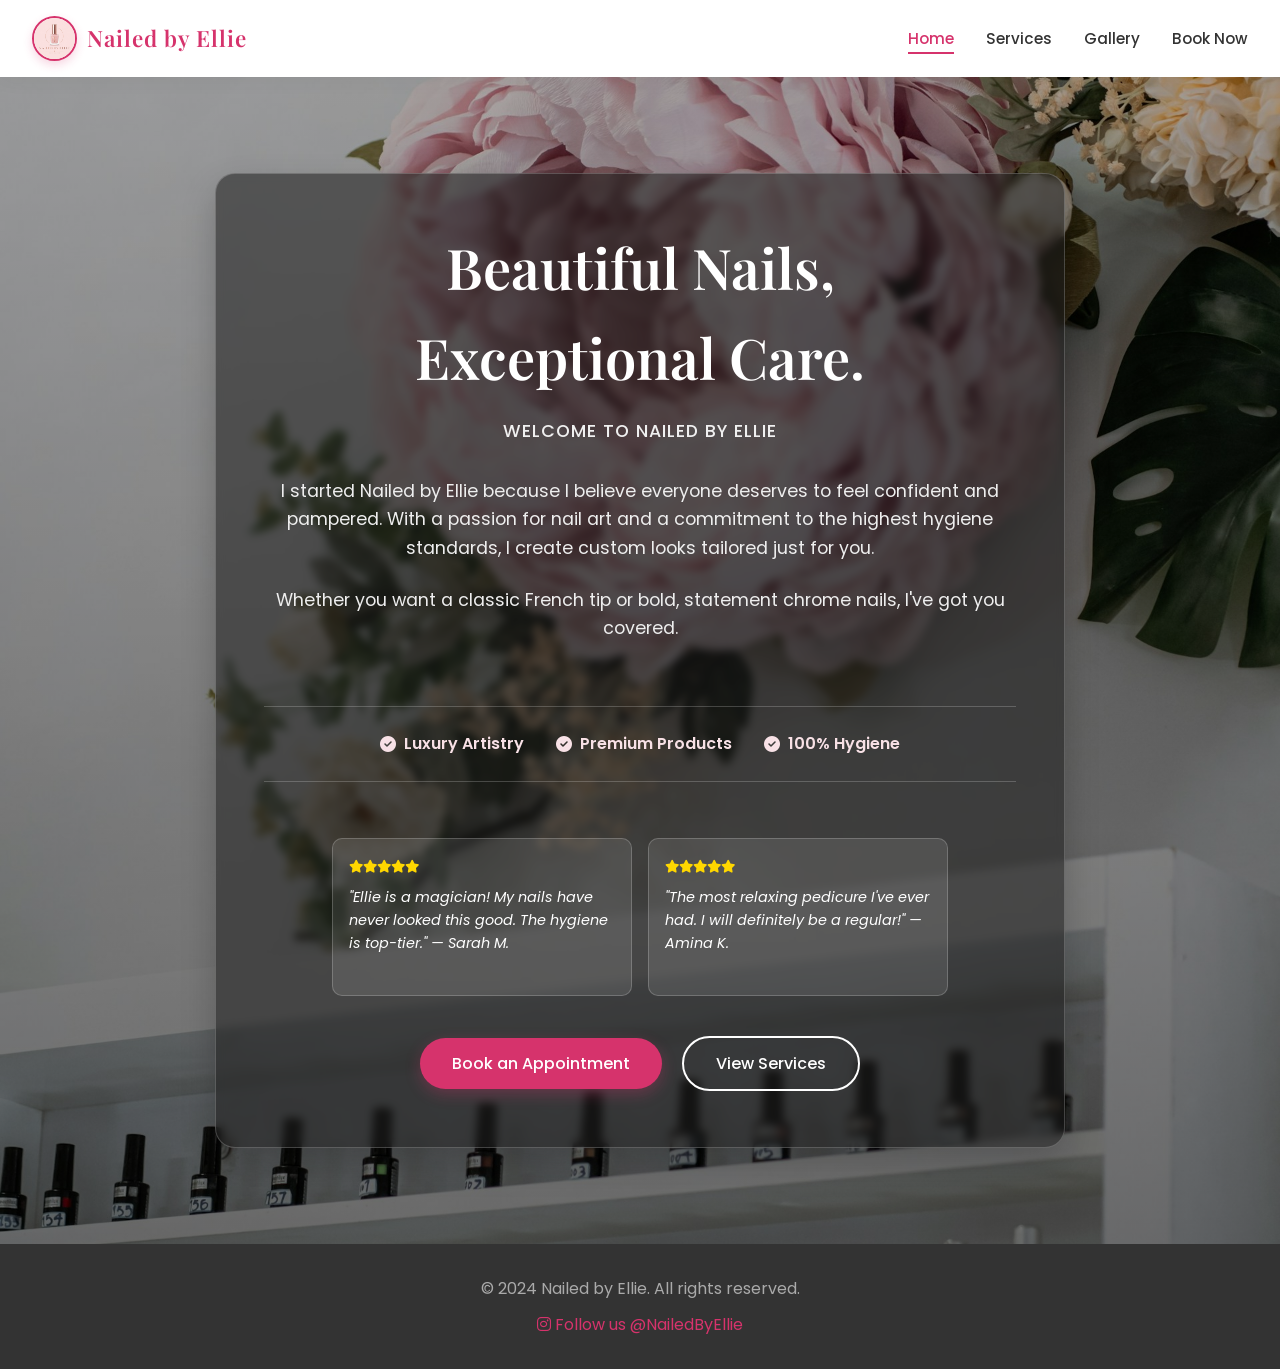
<file: naile'/index.html>
<!DOCTYPE html>
<html lang="en">
<head>
    <meta charset="UTF-8">
    <meta name="viewport" content="width=device-width, initial-scale=1.0">
    <title>Nailed by Ellie | Home</title>
    <link rel="stylesheet" href="https://cdnjs.cloudflare.com/ajax/libs/font-awesome/6.4.0/css/all.min.css">
    <link rel="stylesheet" href="style.css">
    <link rel="icon" type="image/png" href="logo.jpeg">
</head>
<body>
    <header>
        <div class="logo">
            <img src="logo.jpeg" alt="Nailed by Ellie Logo" class="real-logo" onerror="this.src='https://placehold.co/45x45/d6336c/white?text=E'">
            <h1>Nailed by Ellie</h1>
        </div>
        <button class="menu-toggle" id="menuToggle" aria-label="Toggle navigation" aria-expanded="false">
            <i class="fas fa-bars"></i>
        </button>
        <nav id="mainNav">
            <ul>
                <li><a href="index.html" class="active">Home</a></li>
                <li><a href="services.html">Services</a></li>
                <li><a href="gallery.html">Gallery</a></li>
                <li><a href="contact.html">Book Now</a></li>
            </ul>
        </nav>
    </header>

    <section class="page-bg bg-home">
        <div class="content-overlay hero-text-container">
            <h2>Beautiful Nails,<br>Exceptional Care.</h2>
            <p class="tagline">Welcome to Nailed by Ellie</p>
            
            <p>I started Nailed by Ellie because I believe everyone deserves to feel confident and pampered. With a passion for nail art and a commitment to the highest hygiene standards, I create custom looks tailored just for you.</p>
            <p>Whether you want a classic French tip or bold, statement chrome nails, I've got you covered.</p>
            
            <div class="brand-promise">
                <span><i class="fas fa-check-circle"></i> Luxury Artistry</span>
                <span><i class="fas fa-check-circle"></i> Premium Products</span>
                <span><i class="fas fa-check-circle"></i> 100% Hygiene</span>
            </div>

            <!-- TESTIMONIALS ADDED HERE -->
            <div style="margin-top: 1rem; margin-bottom: 2rem; display: flex; gap: 1rem; justify-content: center; flex-wrap: wrap;">
                <div style="background: rgba(255,255,255,0.1); padding: 1rem; border-radius: 10px; font-size: 0.9rem; max-width: 300px; text-align: left; border: 1px solid rgba(255,255,255,0.2);">
                    <i class="fas fa-star" style="color: #ffd700; font-size: 0.8rem;"></i><i class="fas fa-star" style="color: #ffd700; font-size: 0.8rem;"></i><i class="fas fa-star" style="color: #ffd700; font-size: 0.8rem;"></i><i class="fas fa-star" style="color: #ffd700; font-size: 0.8rem;"></i><i class="fas fa-star" style="color: #ffd700; font-size: 0.8rem;"></i>
                    <p style="color: white; margin-top: 0.5rem; font-style: italic; font-size: 0.9rem;">"Ellie is a magician! My nails have never looked this good. The hygiene is top-tier." — Sarah M.</p>
                </div>
                <div style="background: rgba(255,255,255,0.1); padding: 1rem; border-radius: 10px; font-size: 0.9rem; max-width: 300px; text-align: left; border: 1px solid rgba(255,255,255,0.2);">
                    <i class="fas fa-star" style="color: #ffd700; font-size: 0.8rem;"></i><i class="fas fa-star" style="color: #ffd700; font-size: 0.8rem;"></i><i class="fas fa-star" style="color: #ffd700; font-size: 0.8rem;"></i><i class="fas fa-star" style="color: #ffd700; font-size: 0.8rem;"></i><i class="fas fa-star" style="color: #ffd700; font-size: 0.8rem;"></i>
                    <p style="color: white; margin-top: 0.5rem; font-style: italic; font-size: 0.9rem;">"The most relaxing pedicure I've ever had. I will definitely be a regular!" — Amina K.</p>
                </div>
            </div>

            <div>
                <a href="contact.html" class="btn">Book an Appointment</a>
                <a href="services.html" class="btn-outline">View Services</a>
            </div>
        </div>
    </section>

    <footer>
        <p>&copy; 2024 Nailed by Ellie. All rights reserved.</p>
        <p style="margin-top: 10px;">
            <a href="https://instagram.com" target="_blank" style="color: #d6336c; text-decoration: none;">
                <i class="fab fa-instagram"></i> Follow us @NailedByEllie
            </a>
        </p>
    </footer>
    <script src="script.js"></script>
</body>
</html>
</file>
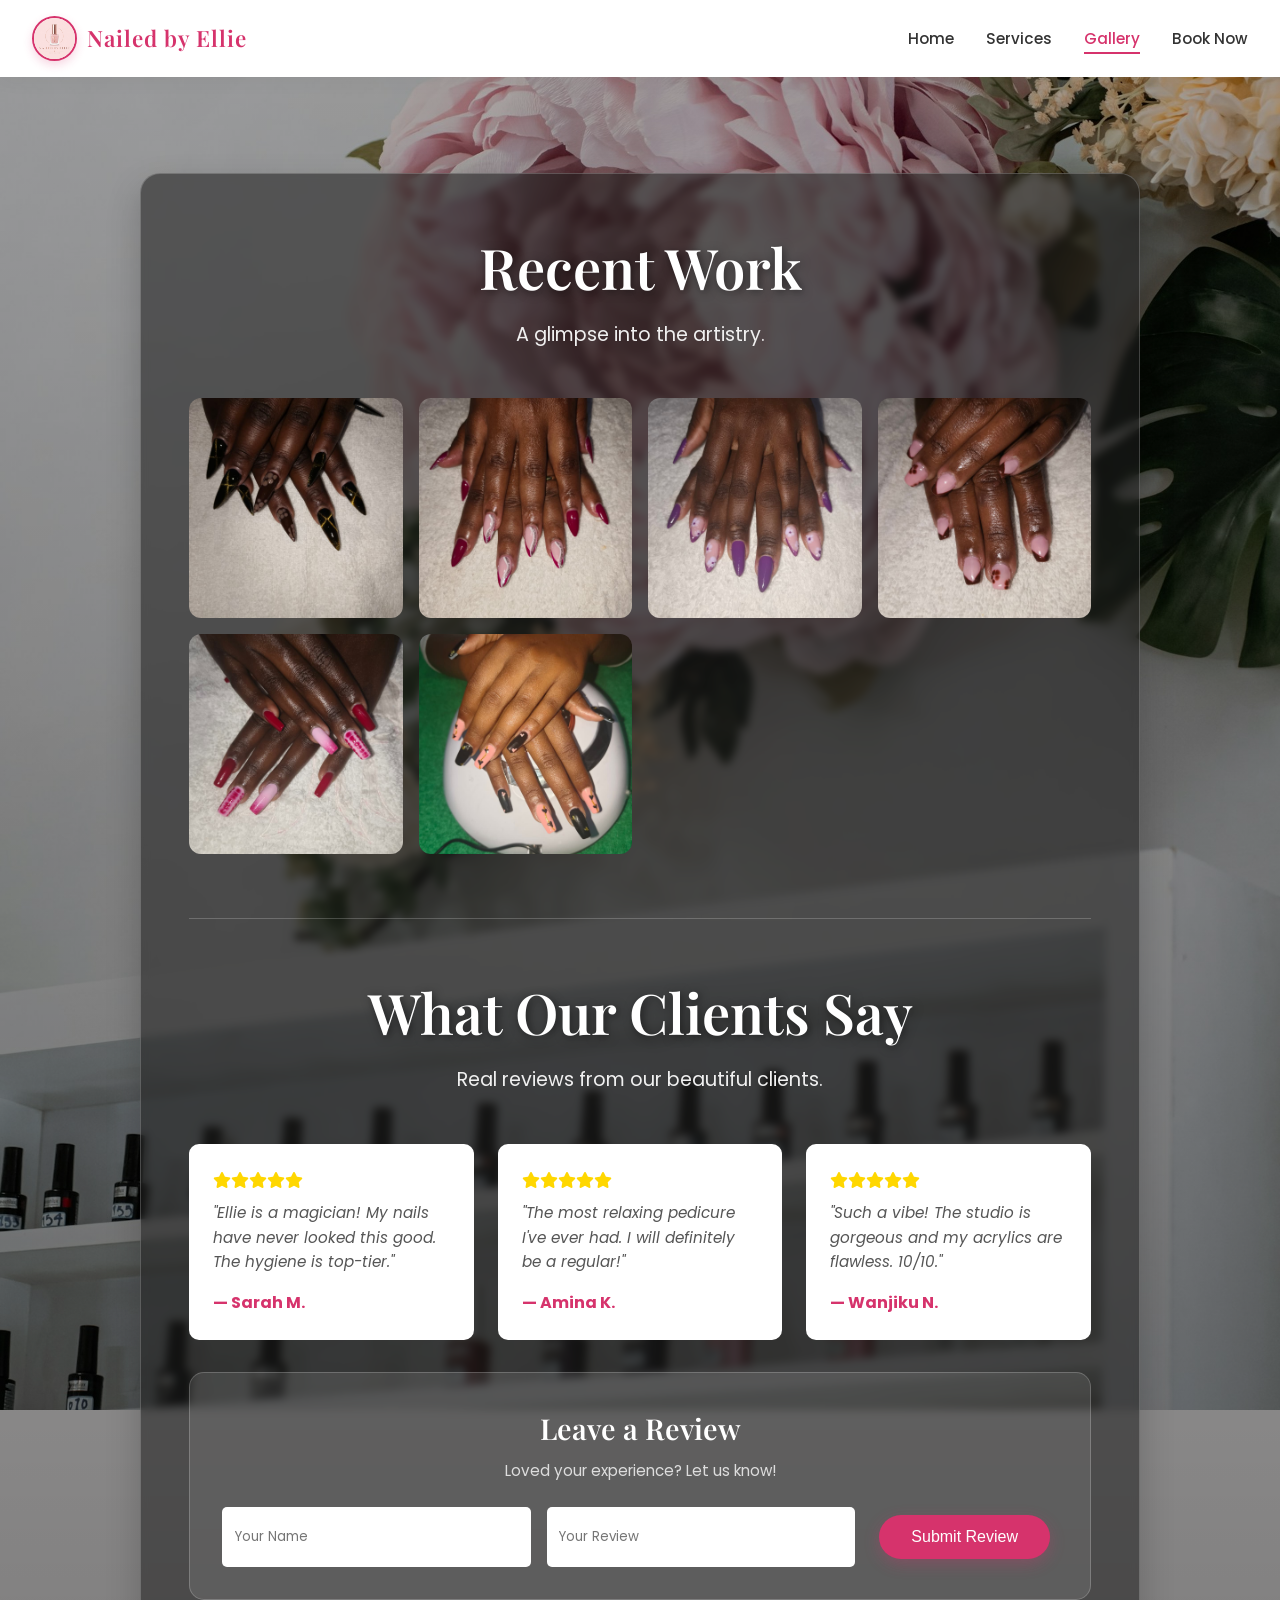
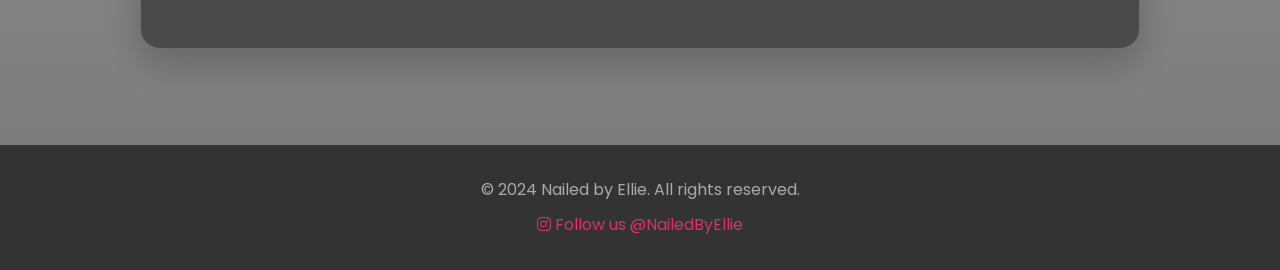
<file: naile'/gallery.html>
<!DOCTYPE html>
<html lang="en">
<head>
    <meta charset="UTF-8">
    <meta name="viewport" content="width=device-width, initial-scale=1.0">
    <title>Gallery & Reviews | Nailed by Ellie</title>
    <link rel="stylesheet" href="https://cdnjs.cloudflare.com/ajax/libs/font-awesome/6.4.0/css/all.min.css">
    <link rel="stylesheet" href="style.css">
    <link rel="icon" type="image/png" href="logo.jpeg">
</head>
<body>
    <header>
        <div class="logo">
            <img src="logo.jpeg" alt="Nailed by Ellie Logo" class="real-logo" onerror="this.src='https://placehold.co/45x45/d6336c/white?text=E'">
            <h1>Nailed by Ellie</h1>
        </div>
        <button class="menu-toggle" id="menuToggle" aria-label="Toggle navigation" aria-expanded="false">
            <i class="fas fa-bars"></i>
        </button>
        <nav id="mainNav">
            <ul>
                <li><a href="index.html">Home</a></li>
                <li><a href="services.html">Services</a></li>
                <li><a href="gallery.html" class="active">Gallery</a></li>
                <li><a href="contact.html">Book Now</a></li>
            </ul>
        </nav>
    </header>

    <section class="page-bg bg-gallery">
        <div class="content-overlay">
            
            <!-- THE GALLERY -->
            <div class="inner-header">
                <h2>Recent Work</h2>
                <p>A glimpse into the artistry.</p>
            </div>
            
            <div class="gallery-grid">
                <img src="pic1.jpeg" alt="Nail Art 1" onerror="this.src='https://placehold.co/400x400/fdfbfb/e9b4c2?text=Your+Picture+Here'">
                <img src="pic2.jpeg" alt="Nail Art 2" onerror="this.src='https://placehold.co/400x400/fdfbfb/e9b4c2?text=Your+Picture+Here'">
                <img src="pic3.jpeg" alt="Nail Art 3" onerror="this.src='https://placehold.co/400x400/fdfbfb/e9b4c2?text=Your+Picture+Here'">
                <img src="pic4.jpeg" alt="Nail Art 4" onerror="this.src='https://placehold.co/400x400/fdfbfb/e9b4c2?text=Your+Picture+Here'">
                <img src="pic5.jpeg" alt="Nail Art 5" onerror="this.src='https://placehold.co/400x400/fdfbfb/e9b4c2?text=Your+Picture+Here'">
                <img src="pic6.jpeg" alt="Nail Art 6" onerror="this.src='https://placehold.co/400x400/fdfbfb/e9b4c2?text=Your+Picture+Here'">
            </div>

            <!-- TESTIMONIALS SECTION -->
            <div class="reviews-section">
                <div class="inner-header">
                    <h2>What Our Clients Say</h2>
                    <p>Real reviews from our beautiful clients.</p>
                </div>

                <div class="reviews-grid">
                    <!-- Review 1 -->
                    <div class="review-card">
                        <div class="stars">
                            <i class="fas fa-star"></i><i class="fas fa-star"></i><i class="fas fa-star"></i><i class="fas fa-star"></i><i class="fas fa-star"></i>
                        </div>
                        <p>"Ellie is a magician! My nails have never looked this good. The hygiene is top-tier."</p>
                        <strong>— Sarah M.</strong>
                    </div>
                    <!-- Review 2 -->
                    <div class="review-card">
                        <div class="stars">
                            <i class="fas fa-star"></i><i class="fas fa-star"></i><i class="fas fa-star"></i><i class="fas fa-star"></i><i class="fas fa-star"></i>
                        </div>
                        <p>"The most relaxing pedicure I've ever had. I will definitely be a regular!"</p>
                        <strong>— Amina K.</strong>
                    </div>
                    <!-- Review 3 -->
                    <div class="review-card">
                        <div class="stars">
                            <i class="fas fa-star"></i><i class="fas fa-star"></i><i class="fas fa-star"></i><i class="fas fa-star"></i><i class="fas fa-star"></i>
                        </div>
                        <p>"Such a vibe! The studio is gorgeous and my acrylics are flawless. 10/10."</p>
                        <strong>— Wanjiku N.</strong>
                    </div>
                </div>

                <!-- CLIENT REVIEW FORM -->
                <div class="review-form-box" id="reviewFormContainer">
                    <h3>Leave a Review</h3>
                    <p>Loved your experience? Let us know!</p>
                    <form id="reviewForm" class="review-form">
                        <input type="text" id="reviewerName" placeholder="Your Name" required>
                        <input type="text" id="reviewerText" placeholder="Your Review" required>
                        <button type="submit" class="btn">Submit Review</button>
                    </form>
                </div>

                <!-- BEAUTIFUL SUCCESS MESSAGE FOR REVIEWS -->
                <div id="reviewSuccessMessage" class="review-success-box" style="display: none;">
                    <i class="fas fa-heart" style="font-size: 2.5rem; color: var(--primary-color); margin-bottom: 1rem;"></i>
                    <h3>Thank you! 🩷</h3>
                    <p>Your review has been submitted successfully.</p>
                </div>

            </div>
            
        </div>
    </section>

    <footer>
        <p>&copy; 2024 Nailed by Ellie. All rights reserved.</p>
        <p class="footer-insta">
            <a href="https://instagram.com" target="_blank">
                <i class="fab fa-instagram"></i> Follow us @NailedByEllie
            </a>
        </p>
    </footer>
    
    <!-- Only one script tag -->
    <script src="script.js"></script>
</body>
</html>
</file>
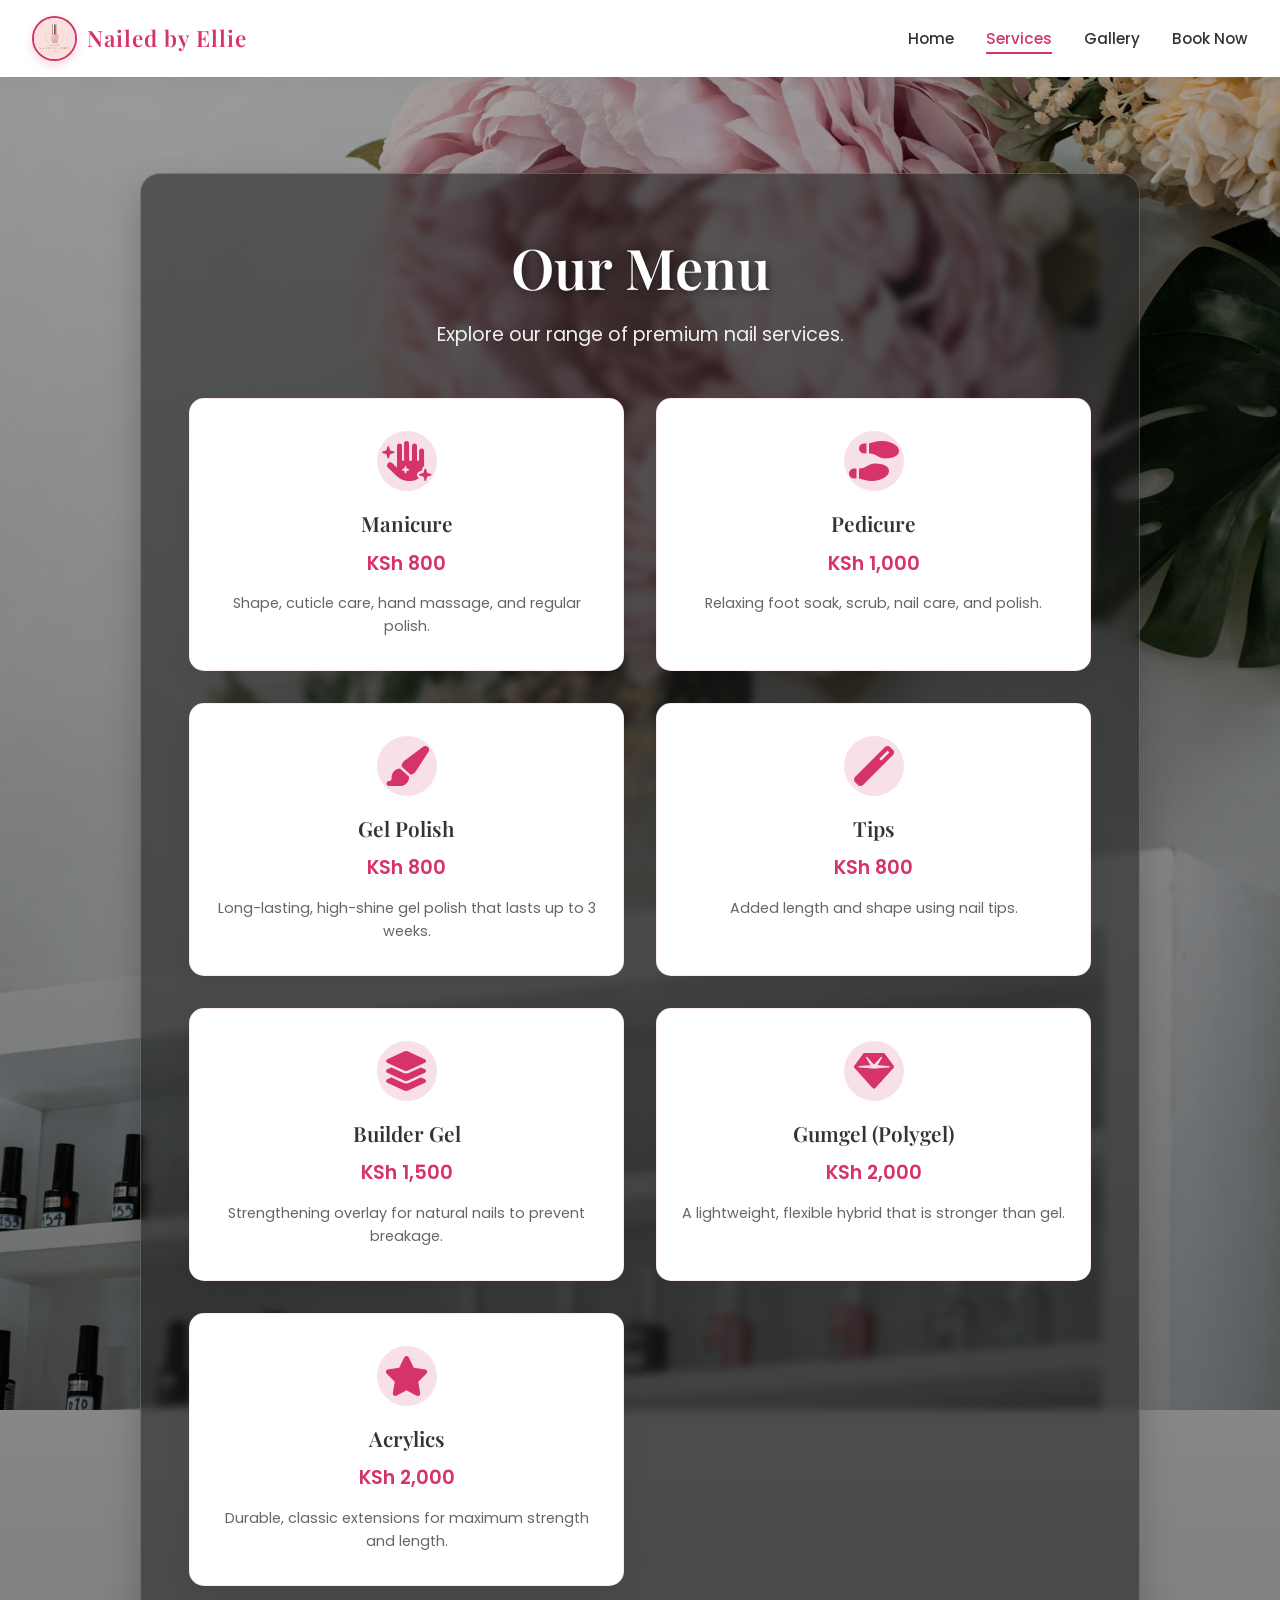
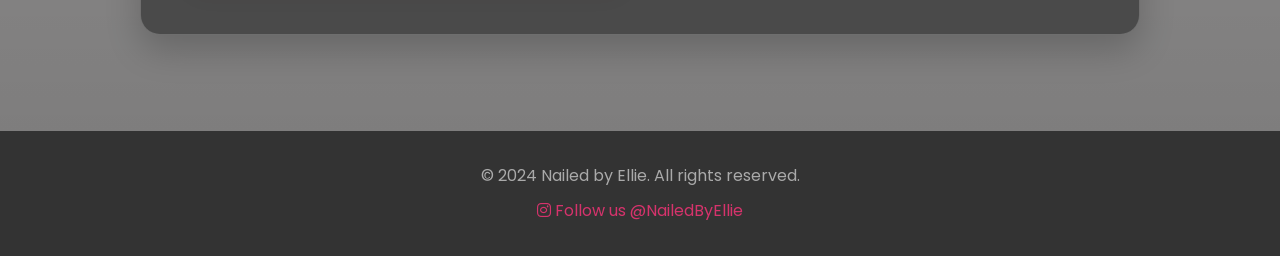
<file: naile'/services.html>
<!DOCTYPE html>
<html lang="en">
<head>
    <meta charset="UTF-8">
    <meta name="viewport" content="width=device-width, initial-scale=1.0">
    <title>Services | Nailed by Ellie</title>
    <link rel="stylesheet" href="https://cdnjs.cloudflare.com/ajax/libs/font-awesome/6.4.0/css/all.min.css">
    <link rel="stylesheet" href="style.css">
    <link rel="icon" type="image/png" href="logo.jpeg">
</head>
<body>
    <header>
        <div class="logo">
            <img src="logo.jpeg" alt="Nailed by Ellie Logo" class="real-logo" onerror="this.src='https://placehold.co/45x45/d6336c/white?text=E'">
            <h1>Nailed by Ellie</h1>
        </div>
        <button class="menu-toggle" id="menuToggle" aria-label="Toggle navigation" aria-expanded="false">
            <i class="fas fa-bars"></i>
        </button>
        <nav id="mainNav">
            <ul>
                <li><a href="index.html">Home</a></li>
                <li><a href="services.html" class="active">Services</a></li>
                <li><a href="gallery.html">Gallery</a></li>
                <li><a href="contact.html">Book Now</a></li>
            </ul>
        </nav>
    </header>

    <section class="page-bg bg-services">
        <div class="content-overlay">
            <div class="inner-header">
                <h2>Our Menu</h2>
                <p>Explore our range of premium nail services.</p>
            </div>
            
            <div class="services-grid">
                <div class="service-card">
                    <i class="fas fa-hand-sparkles"></i>
                    <h3>Manicure</h3>
                    <span class="price">KSh 800</span>
                    <p>Shape, cuticle care, hand massage, and regular polish.</p>
                </div>
                <div class="service-card">
                    <i class="fas fa-shoe-prints"></i>
                    <h3>Pedicure</h3>
                    <span class="price">KSh 1,000</span>
                    <p>Relaxing foot soak, scrub, nail care, and polish.</p>
                </div>
                <div class="service-card">
                    <i class="fas fa-paint-brush"></i>
                    <h3>Gel Polish</h3>
                    <span class="price">KSh 800</span>
                    <p>Long-lasting, high-shine gel polish that lasts up to 3 weeks.</p>
                </div>
                <div class="service-card">
                    <i class="fas fa-magic"></i>
                    <h3>Tips</h3>
                    <span class="price">KSh 800</span>
                    <p>Added length and shape using nail tips.</p>
                </div>
                <div class="service-card">
                    <i class="fas fa-layer-group"></i>
                    <h3>Builder Gel</h3>
                    <span class="price">KSh 1,500</span>
                    <p>Strengthening overlay for natural nails to prevent breakage.</p>
                </div>
                <div class="service-card">
                    <i class="fas fa-gem"></i>
                    <h3>Gumgel (Polygel)</h3>
                    <span class="price">KSh 2,000</span>
                    <p>A lightweight, flexible hybrid that is stronger than gel.</p>
                </div>
                <div class="service-card">
                    <i class="fas fa-star"></i>
                    <h3>Acrylics</h3>
                    <span class="price">KSh 2,000</span>
                    <p>Durable, classic extensions for maximum strength and length.</p>
                </div>
            </div>
        </div>
    </section>

    <footer>
        <p>&copy; 2024 Nailed by Ellie. All rights reserved.</p>
        <p style="margin-top: 10px;">
            <a href="https://instagram.com" target="_blank" style="color: #d6336c; text-decoration: none;">
                <i class="fab fa-instagram"></i> Follow us @NailedByEllie
            </a>
        </p>
    </footer>
    <script src="script.js"></script>
</body>
</html>
</file>
<file: naile'/style.css>
/* ===== GLOBAL & FONTS ===== */
@import url('https://fonts.googleapis.com/css2?family=Playfair+Display:wght@400;600;700&family=Poppins:wght@300;400;500;600&display=swap');

* { margin: 0; padding: 0; box-sizing: border-box; }

:root {
    --primary-color: #d6336c;
    --primary-light: #f8e1e6;
    --text-dark: #333;
    --text-light: #666;
    --bg-color: #fdfbfb;
    --font-heading: 'Playfair Display', serif;
    --font-body: 'Poppins', sans-serif;
}

body {
    font-family: var(--font-body);
    line-height: 1.6;
    color: var(--text-dark);
    background-color: var(--bg-color);
    overflow-x: hidden;
}

h1, h2, h3, h4 { font-family: var(--font-heading); font-weight: 600; }
a { text-decoration: none; color: inherit; }

/* ===== HEADER & LOGO ===== */
header {
    background: rgba(255, 255, 255, 0.95);
    backdrop-filter: blur(10px);
    box-shadow: 0 2px 20px rgba(0,0,0,0.05);
    padding: 1rem 2rem;
    display: flex;
    align-items: center;
    justify-content: space-between;
    flex-wrap: wrap;
    position: sticky;
    top: 0;
    z-index: 1000;
}

.logo { display: flex; align-items: center; gap: 10px; }

.real-logo {
    width: 45px;
    height: 45px;
    border-radius: 50%;
    object-fit: cover;
    box-shadow: 0 4px 10px rgba(214, 51, 108, 0.2);
    border: 2px solid var(--primary-color);
}

.logo h1 { font-size: 1.4rem; color: var(--primary-color); letter-spacing: 1px; }

/* ===== MOBILE TOGGLE ===== */
.menu-toggle {
    display: none; background: none; border: none;
    font-size: 1.8rem; color: var(--primary-color); cursor: pointer;
}

/* ===== NAVIGATION ===== */
nav ul { display: flex; list-style: none; gap: 2rem; }
nav a {
    font-weight: 500; font-size: 0.95rem;
    transition: color 0.3s; position: relative;
}
nav a::after {
    content: ''; position: absolute; bottom: -5px; left: 0;
    width: 0; height: 2px; background: var(--primary-color); transition: width 0.3s;
}
nav a:hover::after, nav a.active::after { width: 100%; }
nav a:hover, nav a.active { color: var(--primary-color); }

@media (max-width: 768px) {
    .menu-toggle { display: block; }
    nav { flex-basis: 100%; max-height: 0; overflow: hidden; transition: max-height 0.4s ease; }
    nav.active { max-height: 400px; }
    nav ul {
        flex-direction: column; gap: 1rem; padding: 1.5rem 0;
        align-items: center; border-top: 1px solid #eee;
    }
}

/* ===== PAGE BACKGROUNDS ===== */
.page-bg {
    min-height: 100vh;
    padding: 6rem 2rem;
    display: flex;
    align-items: center;
    justify-content: center;
}

.bg-home { background: linear-gradient(rgba(0, 0, 0, 0.3), rgba(0, 0, 0, 0.5)), url('home.jpg') center/cover no-repeat fixed; }
.bg-services { background: linear-gradient(rgba(0, 0, 0, 0.3), rgba(0, 0, 0, 0.5)), url('home.jpg') center/cover no-repeat fixed; }
.bg-gallery { background: linear-gradient(rgba(0, 0, 0, 0.3), rgba(0, 0, 0, 0.5)), url('home.jpg') center/cover no-repeat fixed; }
.bg-contact { background: linear-gradient(rgba(0, 0, 0, 0.3), rgba(0, 0, 0, 0.5)), url('home.jpg') center/cover no-repeat fixed; }

/* ===== TRANSPARENT CONTENT CONTAINERS ===== */
.content-overlay {
    background: rgba(30, 30, 30, 0.55);
    backdrop-filter: blur(4px);
    padding: 3rem;
    border-radius: 20px;
    max-width: 1000px;
    width: 100%;
    border: 1px solid rgba(255, 255, 255, 0.2);
    box-shadow: 0 15px 35px rgba(0,0,0,0.2);
    color: white;
    min-height: 500px;
    display: flex;
    flex-direction: column;
    justify-content: center;
}

.hero-text-container { text-align: center; max-width: 850px; }
.hero-text-container h2 { font-size: 3.5rem; color: white; margin-bottom: 1rem; }
.hero-text-container .tagline { font-size: 1.1rem; color: #f0f0f0; margin-bottom: 2rem; font-weight: 500; letter-spacing: 1px; text-transform: uppercase; }
.hero-text-container p { color: #eee; margin-bottom: 1.5rem; font-size: 1.1rem; }

.brand-promise {
    display: flex; justify-content: center; gap: 2rem;
    margin: 2.5rem 0; padding: 1.5rem 0;
    border-top: 1px solid rgba(255, 255, 255, 0.2);
    border-bottom: 1px solid rgba(255, 255, 255, 0.2);
}
.brand-promise span {
    font-weight: 600; color: var(--primary-light);
    display: flex; align-items: center; gap: 8px;
}

/* ===== BUTTONS ===== */
.btn {
    display: inline-block; background: var(--primary-color); color: white;
    padding: 0.8rem 2rem; border-radius: 50px; font-weight: 500;
    transition: all 0.3s; border: none; cursor: pointer; font-size: 1rem;
    box-shadow: 0 5px 15px rgba(214, 51, 108, 0.3); margin: 0.5rem;
}
.btn:hover { background: #b02a58; transform: translateY(-3px); }

.btn-outline {
    display: inline-block; background: transparent; color: white;
    padding: 0.8rem 2rem; border-radius: 50px; font-weight: 500;
    transition: all 0.3s; border: 2px solid white; cursor: pointer; font-size: 1rem;
    margin: 0.5rem;
}
.btn-outline:hover { background: white; color: var(--text-dark); }

/* ===== INNER PAGE HEADERS ===== */
.inner-header { text-align: center; margin-bottom: 3rem; }
.inner-header h2 { font-size: 3.5rem; color: white; margin-bottom: 0.5rem; text-shadow: 2px 2px 10px rgba(0,0,0,0.5); }
.inner-header p { color: #f0f0f0; font-size: 1.2rem; }

/* ===== SERVICES GRID ===== */
.services-grid { display: grid; grid-template-columns: repeat(auto-fit, minmax(280px, 1fr)); gap: 2rem; }
.service-card {
    background: white; padding: 2rem 1.5rem; border-radius: 15px;
    text-align: center; transition: all 0.4s ease;
    box-shadow: 0 8px 25px rgba(0,0,0,0.06);
    border: 1px solid rgba(214, 51, 108, 0.1);
    color: var(--text-dark);
}
.service-card:hover { transform: translateY(-10px); box-shadow: 0 15px 35px rgba(214, 51, 108, 0.2); border-color: var(--primary-color); }
.service-card i {
    font-size: 2.5rem; color: var(--primary-color); margin-bottom: 1rem;
    background: var(--primary-light); width: 60px; height: 60px;
    display: inline-flex; align-items: center; justify-content: center;
    border-radius: 50%; transition: all 0.4s ease;
}
.service-card:hover i { background: var(--primary-color); color: white; transform: scale(1.1); }
.service-card h3 { font-size: 1.3rem; margin-bottom: 0.5rem; }
.service-card .price { color: var(--primary-color); font-weight: 600; font-size: 1.2rem; margin-bottom: 0.8rem; display: block; }
.service-card p { color: var(--text-light); font-size: 0.9rem; }

/* ===== GALLERY GRID ===== */
.gallery-grid { display: grid; grid-template-columns: repeat(auto-fit, minmax(200px, 1fr)); gap: 1rem; }
.gallery-grid img { width: 100%; height: 220px; object-fit: cover; border-radius: 12px; transition: transform 0.3s; }
.gallery-grid img:hover { transform: scale(1.05); }

/* ===== CONTACT FORM ===== */
.booking-form { max-width: 600px; margin: 0 auto; text-align: left; }
.booking-form label { font-weight: 500; margin-bottom: 0.3rem; display: block; color: white; }
.booking-form input, .booking-form select {
    width: 100%; padding: 0.8rem; margin-bottom: 1.2rem; border: 1px solid rgba(255,255,255,0.3);
    border-radius: 8px; font-family: var(--font-body); font-size: 1rem; background: rgba(255,255,255,0.9); transition: border 0.3s;
}
.booking-form input:focus, .booking-form select:focus { outline: none; border-color: var(--primary-color); background: white; }

/* ===== GALLERY REVIEWS SECTION ===== */
.reviews-section {
    margin-top: 4rem; 
    border-top: 1px solid rgba(255,255,255,0.2); 
    padding-top: 3rem;
}

.reviews-grid {
    display: grid; 
    grid-template-columns: repeat(auto-fit, minmax(250px, 1fr)); 
    gap: 1.5rem; 
    margin-bottom: 2rem;
}

.review-card {
    background: white; 
    padding: 1.5rem; 
    border-radius: 10px; 
    color: #333;
}

.review-card .stars {
    color: #ffd700; 
    margin-bottom: 0.5rem;
}

.review-card p {
    font-style: italic; 
    color: #555; 
    margin-bottom: 1rem;
    font-size: 0.95rem;
}

.review-card strong {
    color: var(--primary-color);
}

.review-form-box {
    background: rgba(255,255,255,0.1); 
    padding: 2rem; 
    border-radius: 15px; 
    border: 1px solid rgba(255,255,255,0.2); 
    text-align: center;
}

.review-form-box h3 {
    color: white; 
    margin-bottom: 0.5rem; 
    font-family: var(--font-heading);
    font-size: 1.8rem;
}

.review-form-box p {
    color: #ddd; 
    margin-bottom: 1.5rem; 
    font-size: 0.95rem;
}

.review-form {
    display: flex; 
    gap: 1rem; 
    justify-content: center; 
    flex-wrap: wrap;
}

.review-form input {
    padding: 0.8rem; 
    border-radius: 5px; 
    border: none; 
    flex: 1;
    min-width: 200px;
    font-family: var(--font-body);
}

.review-form input:focus {
    outline: 2px solid var(--primary-color);
}

/* ===== FOOTER ===== */
footer { background: var(--text-dark); color: #aaa; text-align: center; padding: 2rem; }
.footer-insta { margin-top: 10px; }
.footer-insta a { color: var(--primary-color); text-decoration: none; transition: color 0.3s; }
.footer-insta a:hover { color: var(--primary-light); }

/* ===== MOBILE RESPONSIVE ===== */
@media (max-width: 768px) {
    .page-bg { padding: 4rem 1.5rem; }
    .content-overlay { padding: 2rem 1.5rem; }
    .hero-text-container h2 { font-size: 2.5rem; }
    .brand-promise { flex-direction: column; gap: 1rem; }
    .inner-header h2 { font-size: 2.5rem; }
    .services-grid { grid-template-columns: 1fr; }
    .gallery-grid { grid-template-columns: 1fr 1fr; }
    .gallery-grid img { height: 150px; }
    
    .review-form {
        flex-direction: column;
    }
    .review-form input {
        width: 100%;
    }
}
</file>
